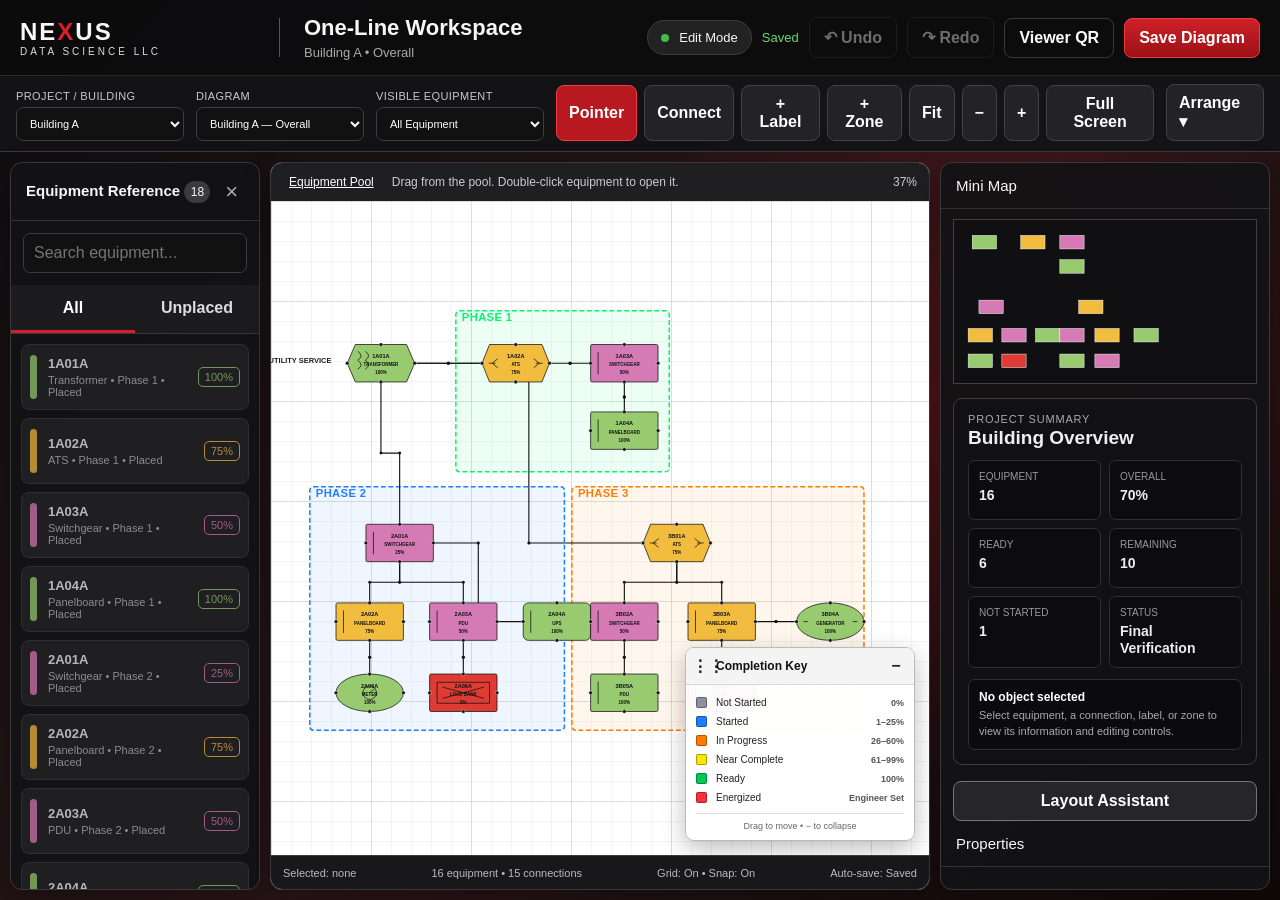
<file: index.html>
<!DOCTYPE html>
<html lang="en">
<head>
<meta charset="utf-8">
<meta http-equiv="refresh" content="0; url=one_line_diagram.html">
<title>NEXUS Project Line Master</title>
<script>
location.replace('one_line_diagram.html');
</script>
<style>
body{font-family:Arial,sans-serif;display:flex;align-items:center;justify-content:center;height:100vh;margin:0;background:#111;color:#fff}
a{color:#4db8ff}
</style>
</head>
<body>
<div>
<h2>Redirecting to NEXUS Project Line Master…</h2>
<p>If you are not redirected, <a href="one_line_diagram.html">click here</a>.</p>
</div>
</body>
</html>
</file>
<file: one_line_diagram.css>
:root {
  --black: #0b0b0c;
  --charcoal: #171719;
  --card: #202023;
  --line: #343438;
  --red: #c71920;
  --text: #f7f7f7;
  --muted: #b7b7bc;
  --green: #8bc45b;
  --orange: #f1b62d;
  --purple: #d477b5;
  --danger: #db302a;
}

* {
  box-sizing: border-box;
}

html,
body {
  height: 100%;
  margin: 0;
  font-family: Arial, Helvetica, sans-serif;
  background: #120d0e;
  color: var(--text);
  overflow: hidden;
}

body {
  background:
    radial-gradient(
      circle at 75% 45%,
      rgba(230, 20, 30, 0.24),
      transparent 36%
    ),
    linear-gradient(
      135deg,
      #0d0d0e 0%,
      #2b1618 55%,
      #10090a 100%
    );
}

button,
input,
select {
  font: inherit;
}

.nx-header {
  height: 76px;
  display: grid;
  grid-template-columns: 260px 1fr auto;
  align-items: center;
  padding: 0 20px;
  background: rgba(12, 12, 13, 0.97);
  border-bottom: 1px solid #3c2426;
  box-shadow: 0 5px 20px rgba(0, 0, 0, 0.35);
}

.brand {
  border-right: 1px solid #555;
  padding-right: 22px;
}

.brand-mark {
  font-weight: 900;
  letter-spacing: 2px;
  font-size: 24px;
}

.brand-mark span {
  color: #df1f27;
}

.brand-sub {
  font-size: 10px;
  letter-spacing: 3px;
  color: #ddd;
}

.title-block {
  padding-left: 24px;
}

.title-block h1 {
  margin: 0;
  font-size: 22px;
}

.title-block p {
  margin: 4px 0 0;
  color: #aaa;
  font-size: 13px;
}

.header-actions {
  display: flex;
  align-items: center;
  gap: 10px;
}

.editing-pill {
  background: #222;
  border: 1px solid #3c3c40;
  border-radius: 999px;
  padding: 9px 13px;
  font-size: 13px;
}

.dot {
  display: inline-block;
  width: 8px;
  height: 8px;
  background: #40bd4b;
  border-radius: 50%;
  margin-right: 7px;
}

.save-state {
  color: #69d96f;
  font-size: 13px;
}

.btn {
  border: 1px solid #424248;
  background: #29292d;
  color: white;
  border-radius: 8px;
  padding: 10px 14px;
  cursor: pointer;
  font-weight: 700;
}

.btn:hover {
  filter: brightness(1.12);
}

.btn:disabled {
  opacity: 0.4;
  cursor: not-allowed;
}

.btn.primary {
  background: linear-gradient(#ce2028, #9c1117);
  border-color: #ed3b42;
}

.btn.danger {
  background: #531519;
  border-color: #a62b31;
}

.btn.ghost {
  background: transparent;
  border-color: #38383d;
}

.btn.tool {
  padding: 9px 12px;
  background: #232327;
}

.btn.tool.active {
  background: #b8181f;
  border-color: #ee3e45;
}

.btn.full {
  width: 100%;
  margin-top: 8px;
}

.control-strip {
  height: 76px;
  display: flex;
  align-items: end;
  gap: 12px;
  padding: 10px 16px;
  background: rgba(19, 19, 21, 0.96);
  border-bottom: 1px solid #3a3a3e;
}

.control-strip label {
  display: flex;
  flex-direction: column;
  gap: 5px;
  font-size: 11px;
  color: #c9c9cd;
  text-transform: uppercase;
  letter-spacing: 0.4px;
}

.control-strip select {
  width: 168px;
  background: #111;
  color: white;
  border: 1px solid #3e3e43;
  border-radius: 7px;
  padding: 9px;
}

.tool-group {
  display: flex;
  gap: 7px;
  margin-left: auto;
}

.more-menu {
  position: relative;
}

.more-menu summary {
  list-style: none;
}

.more-menu summary::-webkit-details-marker {
  display: none;
}

.menu-panel {
  position: absolute;
  right: 0;
  top: 44px;
  width: 210px;
  padding: 8px;
  background: #161618;
  border: 1px solid #424247;
  border-radius: 9px;
  z-index: 30;
  box-shadow: 0 12px 30px #0008;
}

.menu-panel button {
  display: block;
  width: 100%;
  text-align: left;
  padding: 10px;
  border: 0;
  border-radius: 6px;
  background: transparent;
  color: #eee;
  cursor: pointer;
}

.menu-panel button:hover {
  background: #2a2a2e;
}

.workspace {
  height: calc(100vh - 152px);
  display: grid;
  grid-template-columns: 280px minmax(500px, 1fr) 300px;
  gap: 10px;
  padding: 10px;
}

.workspace.pool-hidden {
  grid-template-columns: minmax(500px, 1fr) 300px;
}

.workspace.pool-hidden .pool {
  display: none;
}

.panel {
  background: rgba(19, 19, 21, 0.94);
  border: 1px solid #39393d;
  border-radius: 12px;
  box-shadow: 0 12px 30px rgba(0, 0, 0, 0.3);
  overflow: hidden;
}

.pool {
  display: flex;
  flex-direction: column;
}

.panel-head,
.section-title {
  padding: 14px 15px;
  border-bottom: 1px solid #333;
  font-size: 15px;
  display: flex;
  justify-content: space-between;
  align-items: center;
}

.icon-btn {
  border: 0;
  background: transparent;
  color: #aaa;
  font-size: 22px;
  cursor: pointer;
}

.count {
  display: inline-flex;
  min-width: 26px;
  height: 22px;
  align-items: center;
  justify-content: center;
  background: #3a3a3f;
  border-radius: 99px;
  font-size: 12px;
}

.pool-search {
  padding: 12px;
}

.pool-search input {
  width: 100%;
  padding: 10px;
  border-radius: 7px;
  background: #111;
  border: 1px solid #3b3b40;
  color: white;
}

.pool-tabs {
  display: grid;
  grid-template-columns: repeat(3, 1fr);
  border-bottom: 1px solid #38383c;
}

.pool-tab {
  padding: 10px 5px;
  color: #ddd;
  background: #1c1c1f;
  border: 0;
  border-bottom: 3px solid transparent;
  cursor: pointer;
}

.pool-tab.active {
  border-bottom-color: #d42129;
  color: white;
}

.pool-list {
  overflow: auto;
  padding: 10px;
  display: flex;
  flex-direction: column;
  gap: 8px;
}

.pool-item {
  display: grid;
  grid-template-columns: 9px 1fr auto;
  gap: 9px;
  align-items: center;
  padding: 10px 8px;
  background: #242428;
  border: 1px solid #3b3b40;
  border-radius: 8px;
  cursor: grab;
}

.pool-item.placed {
  cursor: pointer;
  opacity: 0.72;
}

.pool-item:hover {
  border-color: #777;
}

.pool-accent {
  width: 7px;
  height: 44px;
  border-radius: 5px;
}

.pool-name {
  font-weight: 800;
  font-size: 13px;
}

.pool-type {
  font-size: 11px;
  color: #bbb;
  margin-top: 3px;
}

.pool-pct {
  border: 1px solid currentColor;
  padding: 3px 6px;
  border-radius: 5px;
  font-size: 11px;
}

.pool-empty {
  padding: 25px 10px;
  text-align: center;
  color: #aaa;
  border: 1px dashed #555;
  border-radius: 8px;
}

.canvas-wrap {
  display: flex;
  flex-direction: column;
  min-width: 0;
  min-height: 0;
  background: #f5f5f3;
}

.canvas-toolbar {
  height: 38px;
  flex: 0 0 38px;
  display: grid;
  grid-template-columns: auto 1fr auto;
  gap: 12px;
  align-items: center;
  padding: 0 12px;
  background: #1f1f22;
  color: #ccc;
  font-size: 12px;
}

.small-link {
  border: 0;
  background: transparent;
  color: #fff;
  text-decoration: underline;
  cursor: pointer;
}

.canvas-viewport {
  position: relative;
  flex: 1 1 auto;
  width: 100%;
  min-width: 0;
  min-height: 0;
  overflow: hidden;
  background: white;
  cursor: default;
}

.canvas-viewport.connect-mode {
  cursor: crosshair;
}

.canvas-viewport svg,
svg[data-role="diagram-svg"] {
  width: 100%;
  height: 100%;
  min-width: 100%;
  min-height: 100%;
  display: block;
  user-select: none;
  touch-action: none;
}

.status-bar {
  height: 34px;
  flex: 0 0 34px;
  background: #18181a;
  color: #bbb;
  display: flex;
  align-items: center;
  justify-content: space-between;
  padding: 0 12px;
  font-size: 11px;
  border-top: 1px solid #3b3b3f;
}

.properties {
  display: flex;
  flex-direction: column;
}

.mini-map-wrap {
  height: 225px;
}

.mini-map-wrap svg {
  width: calc(100% - 24px);
  height: 165px;
  margin: 10px 12px;
  background: #0f0f10;
  border: 1px solid #404045;
  cursor: pointer;
}

.properties-wrap {
  flex: 1;
  overflow: auto;
}

.empty-properties {
  padding: 20px;
  color: #aaa;
  line-height: 1.5;
}

.property-form {
  padding: 12px;
  display: flex;
  flex-direction: column;
  gap: 10px;
}

.property-form label {
  font-size: 12px;
  color: #ccc;
  display: flex;
  flex-direction: column;
  gap: 5px;
}

.property-form input,
.property-form select {
  background: #111;
  color: white;
  border: 1px solid #3b3b40;
  padding: 8px;
  border-radius: 6px;
}

.property-form .checkbox {
  flex-direction: row;
  align-items: center;
}

.two-col {
  display: grid;
  grid-template-columns: 1fr 1fr;
  gap: 8px;
}

.readout {
  font-size: 12px;
  line-height: 1.55;
  color: #ddd;
  background: #101012;
  border: 1px solid #333;
  border-radius: 7px;
  padding: 9px;
}

.legend {
  padding-bottom: 14px;
}

.legend > div:not(.section-title) {
  padding: 5px 14px;
  font-size: 12px;
  color: #ddd;
}

.swatch {
  display: inline-block;
  width: 16px;
  height: 16px;
  border-radius: 3px;
  margin-right: 9px;
  vertical-align: middle;
  border: 1px solid #222;
}

.green {
  background: var(--green);
}

.orange {
  background: var(--orange);
}

.purple {
  background: var(--purple);
}

.red {
  background: var(--danger);
}

.gray {
  background: #999;
}

.hidden {
  display: none !important;
}

.node {
  cursor: move;
}

.node.locked {
  cursor: not-allowed;
}

.node .body {
  stroke: #111;
  stroke-width: 2;
}

.node.selected,
.zone.selected,
.label-item.selected {
  filter: url(#selectedGlow);
}

.node text {
  pointer-events: none;
  fill: #111;
  font-family: Arial, sans-serif;
}

.node .id {
  font-size: 15px;
  font-weight: 900;
}

.node .type {
  font-size: 12px;
  font-weight: 700;
}

.node .pct {
  font-size: 12px;
  font-weight: 900;
}

.node .symbol {
  stroke: #111;
  stroke-width: 2;
  fill: none;
}

.port {
  fill: #111;
  stroke: white;
  stroke-width: 1.2;
  cursor: crosshair;
}

.connection {
  fill: none;
  stroke: #111;
  stroke-width: 3;
  cursor: pointer;
  pointer-events: stroke;
}

.connection.selected {
  stroke: #d51f26;
  stroke-width: 5;
}

.junction {
  fill: #111;
}

.bend-handle {
  fill: #fff;
  stroke: #d51f26;
  stroke-width: 2;
  cursor: move;
}

.resize-handle {
  fill: #fff;
  stroke: #d51f26;
  stroke-width: 2;
  cursor: nwse-resize;
}

.zone {
  cursor: move;
}

.zone.locked {
  cursor: not-allowed;
}

.zone rect {
  fill: rgba(255, 255, 255, 0.38);
  stroke: #777;
  stroke-dasharray: 12 8;
  stroke-width: 2;
}

.zone text {
  font-weight: 900;
  font-size: 17px;
}

.label-item {
  cursor: move;
}

.label-item.locked {
  cursor: not-allowed;
}

.label-item text {
  font-size: 20px;
  font-weight: 900;
  fill: #202020;
}

.phase-summary {
  cursor: pointer;
}

.phase-summary rect {
  fill: #eee;
  stroke: #333;
  stroke-width: 2;
}

.phase-summary:hover rect {
  stroke: #c71920;
  stroke-width: 4;
}

.phase-summary text {
  fill: #111;
  font-weight: 900;
}

.lasso {
  fill: rgba(199, 25, 32, 0.08);
  stroke: #c71920;
  stroke-dasharray: 7 5;
}

.toast {
  position: fixed;
  right: 25px;
  bottom: 25px;
  background: #111;
  border: 1px solid #555;
  border-left: 5px solid #d51f26;
  color: white;
  padding: 14px 18px;
  border-radius: 8px;
  z-index: 50;
}

@media (max-width: 1200px) {
  .workspace {
    grid-template-columns: 240px 1fr;
  }

  .properties {
    display: none;
  }

  .workspace.pool-hidden {
    grid-template-columns: 1fr;
  }

  .nx-header {
    grid-template-columns: 220px 1fr;
  }

  .header-actions .save-state,
  .editing-pill {
    display: none;
  }

  .control-strip {
    overflow: auto;
  }

  .primary-tools {
    min-width: 570px;
  }
}

/* ================================================================
   DASHBOARD AND QR VIEWER PRESENTATION
   ================================================================

   These rules affect only read-only viewer instances. They intentionally
   do not change the engineering workspace layout.
*/

.one-line-viewer-page {
  margin: 0;
  overflow: hidden;
  background: #f3f4f6;
}

.one-line-viewer-page .one-line-host {
  width: 100vw;
  height: 100vh;
  min-height: 0;
}

.nexus-one-line[data-mode="view"] {
  width: 100%;
  height: 100%;
}

.nexus-one-line[data-mode="view"] .one-line-view-shell {
  width: 100%;
  height: 100%;
  min-height: 420px;
  display: flex;
  flex-direction: column;
}

.nexus-one-line[data-mode="view"] .canvas-wrap {
  flex: 1 1 auto;
  min-height: 0;
}

.nexus-one-line[data-mode="view"] .canvas-viewport {
  min-height: 0;
  height: 100%;
}

.nexus-one-line.is-embedded .one-line-view-toolbar {
  padding: 8px 12px;
}

.nexus-one-line.is-embedded .one-line-view-title span {
  font-size: 12px;
}

.nexus-one-line.is-viewer-only .one-line-view-toolbar {
  border-bottom: 1px solid #c7cbd1;
}

/* ================================================================
   PHONE EMERGENCY ACCESS — PRESERVE FULL DESKTOP WORKSPACE
   ================================================================
   Phones intentionally keep the complete engineering layout. The page
   becomes a large scrollable desktop surface instead of compressing,
   hiding, or rearranging tools. No editor logic or stored coordinates
   are changed by these rules.
*/
@media (max-width: 767px) {
  html,
  body {
    width: auto;
    min-width: 1290px;
    height: auto;
    min-height: 100%;
    overflow-x: auto !important;
    overflow-y: auto !important;
    -webkit-overflow-scrolling: touch;
  }

  body {
    display: block;
  }

  .nx-header {
    width: 1290px;
    min-width: 1290px;
    grid-template-columns: 260px 1fr auto;
  }

  .title-block {
    min-width: 250px;
  }

  .header-actions {
    display: flex;
    flex-wrap: nowrap;
  }

  .header-actions .save-state,
  .editing-pill {
    display: inline-block;
  }

  .control-strip {
    width: 1290px;
    min-width: 1290px;
    overflow: visible;
    flex-wrap: nowrap;
  }

  .primary-tools {
    min-width: 570px;
  }

  .workspace,
  .workspace.pool-hidden {
    width: 1290px;
    min-width: 1290px;
    height: 760px;
    min-height: 760px;
    grid-template-columns: 280px 680px 300px;
  }

  .workspace.pool-hidden {
    grid-template-columns: 960px 300px;
  }

  .properties {
    display: flex;
  }

  .panel,
  .canvas-wrap,
  .properties {
    min-height: 0;
  }

  .pool-list,
  .properties-wrap {
    overflow: auto;
    -webkit-overflow-scrolling: touch;
  }
}
</file>
<file: one_line_readiness.css>
/*
 * NEXUS ONE-LINE READINESS PRESENTATION
 * -------------------------------------
 * Additive styles only. The existing white Bluebeam-style editor and
 * desktop dashboard remain unchanged except for stronger phase markings,
 * which are intentionally improved on every presentation.
 */

.nexus-field-readiness {
  --nx-ready-gray: #8b929b;
  --nx-ready-blue: #1f7dff;
  --nx-ready-orange: #ff7a00;
  --nx-ready-yellow: #ffe600;
  --nx-ready-green: #00f56a;
  --nx-ready-red: #ff2438;
  background: #05080d !important;
  color: #f7fbff;
}

body.nexus-field-readiness-page {
  background: #05080d !important;
}

.nexus-field-readiness .nx-header,
.nexus-field-readiness .control-strip,
.nexus-field-readiness .canvas-toolbar,
.nexus-field-readiness .status-bar {
  background: #070b12 !important;
  border-color: #243247 !important;
}

.nexus-field-readiness .canvas-wrap,
.nexus-field-readiness .canvas-viewport {
  background: #05080d !important;
}

.nexus-field-readiness #diagramSvg {
  background: #05080d !important;
}

.nexus-field-readiness #gridRect {
  opacity: .13;
}

.nexus-field-readiness .node .body {
  fill: #071018 !important;
  stroke: var(--nx-readiness-color, var(--nx-ready-gray)) !important;
  stroke-width: 4px !important;
  filter: drop-shadow(0 0 4px var(--nx-readiness-color, var(--nx-ready-gray)))
          drop-shadow(0 0 11px var(--nx-readiness-color, var(--nx-ready-gray)));
}

.nexus-field-readiness .node .symbol {
  stroke: var(--nx-readiness-color, var(--nx-ready-gray)) !important;
  stroke-width: 3px !important;
}

.nexus-field-readiness .node text {
  fill: #f7fbff !important;
  text-shadow: 0 0 5px rgba(255,255,255,.35);
}

.nexus-field-readiness .node .pct {
  fill: var(--nx-readiness-color, var(--nx-ready-gray)) !important;
  font-size: 14px !important;
}

.nexus-field-readiness .connection {
  stroke: var(--nx-readiness-color, var(--nx-ready-gray)) !important;
  stroke-width: 4px !important;
  filter: drop-shadow(0 0 3px var(--nx-readiness-color, var(--nx-ready-gray)))
          drop-shadow(0 0 9px var(--nx-readiness-color, var(--nx-ready-gray)));
}

.nexus-field-readiness .phase-summary rect {
  fill: #071018 !important;
  stroke: var(--nx-readiness-color, var(--nx-ready-gray)) !important;
  stroke-width: 4px !important;
  filter: drop-shadow(0 0 9px var(--nx-readiness-color, var(--nx-ready-gray)));
}

/*
 * PHASE IDENTIFICATION — ALL VIEWS
 * --------------------------------
 * Phase zones are deliberately stronger on the setup page, dashboard,
 * and field viewer so the active work area is unmistakable.
 */
.nexus-one-line .zone rect {
  stroke: var(--nx-phase-color, #69727d) !important;
  stroke-width: 4px !important;
  stroke-dasharray: 13 7 !important;
  fill: color-mix(in srgb, var(--nx-phase-color, #69727d) 7%, transparent) !important;
}

.nexus-one-line .zone text {
  fill: var(--nx-phase-color, #40464d) !important;
  font-size: 30px !important;
  font-weight: 900 !important;
  letter-spacing: 1px;
  paint-order: stroke;
  stroke: rgba(255,255,255,.78);
  stroke-width: 2px;
  stroke-linejoin: round;
}

.nexus-field-readiness .zone rect {
  stroke-width: 5px !important;
  fill: color-mix(in srgb, var(--nx-phase-color, #69727d) 6%, #05080d) !important;
  filter: drop-shadow(0 0 4px var(--nx-phase-color, #69727d));
}

.nexus-field-readiness .zone text {
  fill: var(--nx-phase-color, #b8c2ce) !important;
  font-size: 34px !important;
  stroke: #05080d;
  stroke-width: 5px;
  filter: drop-shadow(0 0 5px var(--nx-phase-color, #69727d));
}

/* Large-display project/building identity banner — field view only. */
.nx-display-identity {
  min-height: 94px;
  display: grid;
  grid-template-columns: minmax(180px, .8fr) minmax(240px, 1fr) minmax(360px, 2fr) auto;
  align-items: center;
  gap: 22px;
  padding: 12px 22px;
  background: linear-gradient(180deg, #080b11 0%, #04070b 100%);
  border-bottom: 2px solid #314157;
  color: #f7fbff;
}

.nx-display-brand > span {
  display: block;
  font-size: clamp(28px, 2.1vw, 46px);
  line-height: .9;
  font-weight: 950;
  letter-spacing: 3px;
}

.nx-brand-x {
  color: #ff4b20;
}

.nx-display-brand small,
.nx-display-project small {
  display: block;
  margin-top: 7px;
  color: #cbd4df;
  font-size: 11px;
  font-weight: 800;
  letter-spacing: 2px;
  text-transform: uppercase;
}

.nx-display-project {
  min-width: 0;
}

.nx-project-name {
  display: block;
  overflow: hidden;
  text-overflow: ellipsis;
  white-space: nowrap;
  color: #ffffff;
  font-size: clamp(18px, 1.45vw, 29px);
  font-weight: 900;
  letter-spacing: .8px;
  text-transform: uppercase;
}

.nx-project-id {
  display: block;
  margin-top: 3px;
  color: #00e5ff;
  font-size: clamp(20px, 1.7vw, 34px);
  font-weight: 950;
  letter-spacing: 1.4px;
  text-transform: uppercase;
  text-shadow: 0 0 8px rgba(0,229,255,.35);
}

.nx-display-building {
  min-width: 0;
  text-align: center;
  text-transform: uppercase;
}

.nx-display-building strong {
  display: inline;
  color: #ff39d1;
  font-size: clamp(30px, 3.1vw, 62px);
  line-height: .95;
  font-weight: 950;
  letter-spacing: 2px;
  text-shadow: 0 0 10px rgba(255,57,209,.32);
}

.nx-display-building span {
  display: inline;
  margin-left: 12px;
  color: #f7fbff;
  font-size: clamp(22px, 2.25vw, 44px);
  font-weight: 900;
  letter-spacing: 1px;
}

.nx-display-state {
  min-width: 142px;
  padding: 10px 16px;
  border: 2px solid #00f56a;
  border-radius: 8px;
  text-align: center;
  color: #00f56a;
  box-shadow: inset 0 0 16px rgba(0,245,106,.06), 0 0 10px rgba(0,245,106,.12);
}

.nx-display-state strong,
.nx-display-state span {
  display: block;
}

.nx-display-state strong {
  font-size: 17px;
  letter-spacing: 1px;
}

.nx-display-state span {
  margin-top: 2px;
  font-size: 11px;
  font-weight: 800;
  letter-spacing: 1.5px;
}

.nx-readiness-legend {
  display: flex;
  flex-wrap: wrap;
  gap: 8px;
  align-items: center;
  padding: 8px 12px;
  background: #070b12;
  border-bottom: 1px solid #243247;
  color: #dce8f5;
  font-size: 12px;
}

.nx-readiness-legend strong { margin-right: 4px; }
.nx-readiness-chip {
  display: inline-flex;
  align-items: center;
  gap: 6px;
  padding: 5px 8px;
  border: 1px solid #34445c;
  border-radius: 999px;
  background: #0b111b;
}
.nx-readiness-chip i {
  width: 12px;
  height: 12px;
  border-radius: 50%;
  background: var(--chip-color);
  box-shadow: 0 0 8px var(--chip-color);
}

.nx-energization-panel {
  margin: 12px;
  padding: 12px;
  border: 1px solid #4b4b50;
  border-radius: 9px;
  background: #101013;
}
.nx-energization-panel h3 { margin: 0 0 6px; font-size: 14px; }
.nx-energization-panel p { margin: 0 0 10px; color: #bbb; font-size: 12px; line-height: 1.4; }
.nx-energization-panel button {
  width: 100%;
  border: 1px solid #e43a48;
  border-radius: 7px;
  background: #75121c;
  color: #fff;
  padding: 10px;
  font-weight: 800;
  cursor: pointer;
}
.nx-energization-panel button[data-state="energized"] {
  background: #29292d;
  border-color: #777;
}
.nx-energization-panel button:disabled { opacity: .45; cursor: not-allowed; }
.nx-energization-audit { margin-top: 8px; color: #aaa; font-size: 11px; }

@media (max-width: 1050px) {
  .nx-display-identity {
    grid-template-columns: auto 1fr auto;
    gap: 12px;
  }
  .nx-display-project { display: none; }
  .nx-display-building { text-align: left; }
}

@media (max-width: 800px) {
  .nexus-field-readiness .node .id { font-size: 17px !important; }
  .nexus-field-readiness .node .type { font-size: 13px !important; }
  .nx-readiness-legend { font-size: 11px; }
  .nx-display-identity {
    min-height: 72px;
    grid-template-columns: 1fr auto;
    padding: 9px 12px;
  }
  .nx-display-brand { display: none; }
  .nx-display-building strong { font-size: 28px; }
  .nx-display-building span { font-size: 20px; }
  .nx-display-state { min-width: 112px; padding: 7px 10px; }
  .nexus-one-line .zone text { font-size: 25px !important; }
}
</file>
<file: one_line_field_compact.css>
/*
 * NEXUS ONE-LINE COMPACT FIELD DISPLAY
 * ====================================
 * Field/QR presentation only. Engineering and embedded dashboard views are
 * intentionally unaffected.
 */

.nexus-field-readiness {
  position: relative;
}

.nexus-field-readiness .canvas-toolbar,
.nexus-field-readiness .nx-field-legacy-title-hidden,
.nexus-field-readiness .nx-field-legacy-title-row-hidden {
  display: none !important;
  height: 0 !important;
  min-height: 0 !important;
  margin: 0 !important;
  padding: 0 !important;
  border: 0 !important;
  overflow: hidden !important;
}

/* Exact 72 px single-row header. */
.nexus-field-readiness .nx-display-identity {
  box-sizing: border-box;
  width: 100%;
  min-height: 72px !important;
  height: 72px !important;
  display: grid !important;
  grid-template-columns: 250px minmax(420px, 1fr) 190px !important;
  align-items: center !important;
  gap: 20px !important;
  padding: 8px 18px !important;
  background: linear-gradient(180deg, #080b11 0%, #04070b 100%) !important;
  border-bottom: 1px solid #314157 !important;
  color: #f7fbff;
  overflow: hidden;
}

/* Full NEXUS wordmark, forced onto one line. */
.nexus-field-readiness .nx-display-brand {
  display: flex !important;
  align-items: center;
  justify-content: flex-start;
  width: 100%;
  min-width: 0;
  color: #f7fbff;
  font-size: clamp(30px, 2.35vw, 46px) !important;
  line-height: 1 !important;
  font-weight: 950 !important;
  letter-spacing: 3px !important;
  white-space: nowrap !important;
  overflow: visible !important;
}

.nexus-field-readiness .nx-display-brand > span,
.nexus-field-readiness .nx-display-brand .nx-brand-ne,
.nexus-field-readiness .nx-display-brand .nx-brand-x,
.nexus-field-readiness .nx-display-brand .nx-brand-us {
  display: inline !important;
  margin: 0 !important;
  padding: 0 !important;
  font: inherit !important;
  line-height: 1 !important;
  letter-spacing: inherit !important;
  white-space: nowrap !important;
}

.nexus-field-readiness .nx-display-brand .nx-brand-x {
  color: #ff4b20 !important;
}

/* Building/view title centered as a single balanced line. */
.nexus-field-readiness .nx-display-building {
  min-width: 0;
  display: flex !important;
  align-items: center !important;
  justify-content: center !important;
  gap: 22px !important;
  text-align: center !important;
  white-space: nowrap !important;
  text-transform: uppercase;
  overflow: hidden;
}

.nexus-field-readiness .nx-display-building strong {
  display: inline-block !important;
  color: #ff39d1 !important;
  font-size: clamp(30px, 2.8vw, 54px) !important;
  line-height: 1 !important;
  font-weight: 950 !important;
  letter-spacing: 2px !important;
  text-shadow: 0 0 10px rgba(255,57,209,.32);
}

.nexus-field-readiness .nx-display-building i {
  display: block !important;
  flex: 0 0 2px;
  width: 2px;
  height: 42px;
  background: rgba(247,251,255,.72);
  border-radius: 2px;
}

.nexus-field-readiness .nx-display-building span {
  display: inline-block !important;
  margin: 0 !important;
  color: #f7fbff !important;
  font-size: clamp(29px, 2.55vw, 49px) !important;
  line-height: 1 !important;
  font-weight: 900 !important;
  letter-spacing: 1.5px !important;
}

.nexus-field-readiness .nx-display-state {
  box-sizing: border-box;
  width: 176px;
  min-width: 176px !important;
  height: 54px;
  display: flex;
  flex-direction: column;
  align-items: center;
  justify-content: center;
  padding: 6px 12px !important;
  border: 2px solid #00f56a !important;
  border-radius: 8px !important;
  color: #00f56a !important;
  text-align: center;
}

.nexus-field-readiness .nx-display-state strong {
  font-size: 17px !important;
  line-height: 1.05;
  letter-spacing: 1px;
}

.nexus-field-readiness .nx-display-state span {
  margin-top: 3px;
  font-size: 11px !important;
  line-height: 1;
  font-weight: 900;
  letter-spacing: 1.5px;
}

/* Preserve working button handlers while floating controls over the canvas. */
.nexus-field-readiness .nx-field-floating-controls {
  position: absolute;
  top: 84px;
  right: 16px;
  z-index: 45;
  display: flex;
  gap: 7px;
  padding: 6px;
  border: 1px solid #34445c;
  border-radius: 10px;
  background: rgba(5,8,13,.9);
  box-shadow: 0 8px 24px rgba(0,0,0,.45);
  backdrop-filter: blur(6px);
}

.nexus-field-readiness .nx-field-floating-controls button {
  min-width: 58px;
  min-height: 48px;
  margin: 0 !important;
  padding: 8px 12px !important;
  border: 1px solid #4a5568 !important;
  border-radius: 8px !important;
  background: #111720 !important;
  color: #fff !important;
  font-weight: 900 !important;
  font-size: 18px !important;
}

/* Grid begins directly under the 72 px header. */
.nexus-field-readiness .canvas-wrap,
.nexus-field-readiness .canvas-viewport {
  min-height: 0 !important;
  margin-top: 0 !important;
}

.nexus-field-readiness .canvas-viewport {
  flex: 1 1 auto;
}

.nexus-field-readiness .nx-readiness-legend {
  position: absolute;
  left: 12px;
  bottom: 12px;
  z-index: 40;
  max-width: calc(100% - 24px);
  border: 1px solid #34445c;
  border-radius: 9px;
  background: rgba(5,8,13,.9) !important;
  box-shadow: 0 8px 24px rgba(0,0,0,.38);
  backdrop-filter: blur(6px);
}

@media (max-width: 1100px) {
  .nexus-field-readiness .nx-display-identity {
    grid-template-columns: 180px minmax(300px, 1fr) 148px !important;
    gap: 10px !important;
    padding: 8px 12px !important;
  }
  .nexus-field-readiness .nx-display-brand {
    font-size: 30px !important;
  }
  .nexus-field-readiness .nx-display-building {
    gap: 10px !important;
  }
  .nexus-field-readiness .nx-display-building strong {
    font-size: 34px !important;
  }
  .nexus-field-readiness .nx-display-building span {
    font-size: 30px !important;
  }
  .nexus-field-readiness .nx-display-building i {
    height: 34px;
  }
  .nexus-field-readiness .nx-display-state {
    width: 142px;
    min-width: 142px !important;
  }
}

@media (max-width: 800px) {
  .nexus-field-readiness .nx-display-identity {
    height: 64px !important;
    min-height: 64px !important;
    grid-template-columns: 86px minmax(170px, 1fr) 92px !important;
    gap: 6px !important;
    padding: 6px 8px !important;
  }
  .nexus-field-readiness .nx-display-brand {
    font-size: 20px !important;
    letter-spacing: 1px !important;
  }
  .nexus-field-readiness .nx-display-building {
    gap: 6px !important;
  }
  .nexus-field-readiness .nx-display-building strong {
    font-size: 21px !important;
    letter-spacing: .5px !important;
  }
  .nexus-field-readiness .nx-display-building span {
    font-size: 18px !important;
    letter-spacing: .3px !important;
  }
  .nexus-field-readiness .nx-display-building i {
    width: 1px;
    flex-basis: 1px;
    height: 25px;
  }
  .nexus-field-readiness .nx-display-state {
    width: 90px;
    min-width: 90px !important;
    height: 44px;
    padding: 4px 5px !important;
  }
  .nexus-field-readiness .nx-display-state strong {
    font-size: 11px !important;
  }
  .nexus-field-readiness .nx-display-state span {
    font-size: 8px !important;
  }
  .nexus-field-readiness .nx-field-floating-controls {
    top: 72px;
    right: 8px;
  }
  .nexus-field-readiness .nx-field-floating-controls button {
    min-width: 46px;
    min-height: 42px;
    font-size: 15px !important;
  }
  .nexus-field-readiness .nx-readiness-legend {
    display: none;
  }
}
</file>
<file: one_line_unplaced_pool.css>
/*
 * NEXUS ONE-LINE UNPLACED EQUIPMENT POOL
 * Engineering/setup page only. Mini Map and Properties are untouched.
 */

.nx-unplaced-equipment-pool .pool-tabs {
  grid-template-columns: repeat(2, minmax(0, 1fr)) !important;
}

.nx-unplaced-equipment-pool .pool-tab[hidden],
.nx-unplaced-equipment-pool .nx-pool-item-hidden {
  display: none !important;
}

.nx-unplaced-equipment-pool .panel-head {
  min-height: 58px;
}

.nx-unplaced-equipment-pool .pool-tab {
  min-height: 48px;
  font-weight: 800;
}

.nx-unplaced-equipment-pool .pool-tab.active {
  border-bottom-color: #d42129;
}
</file>
